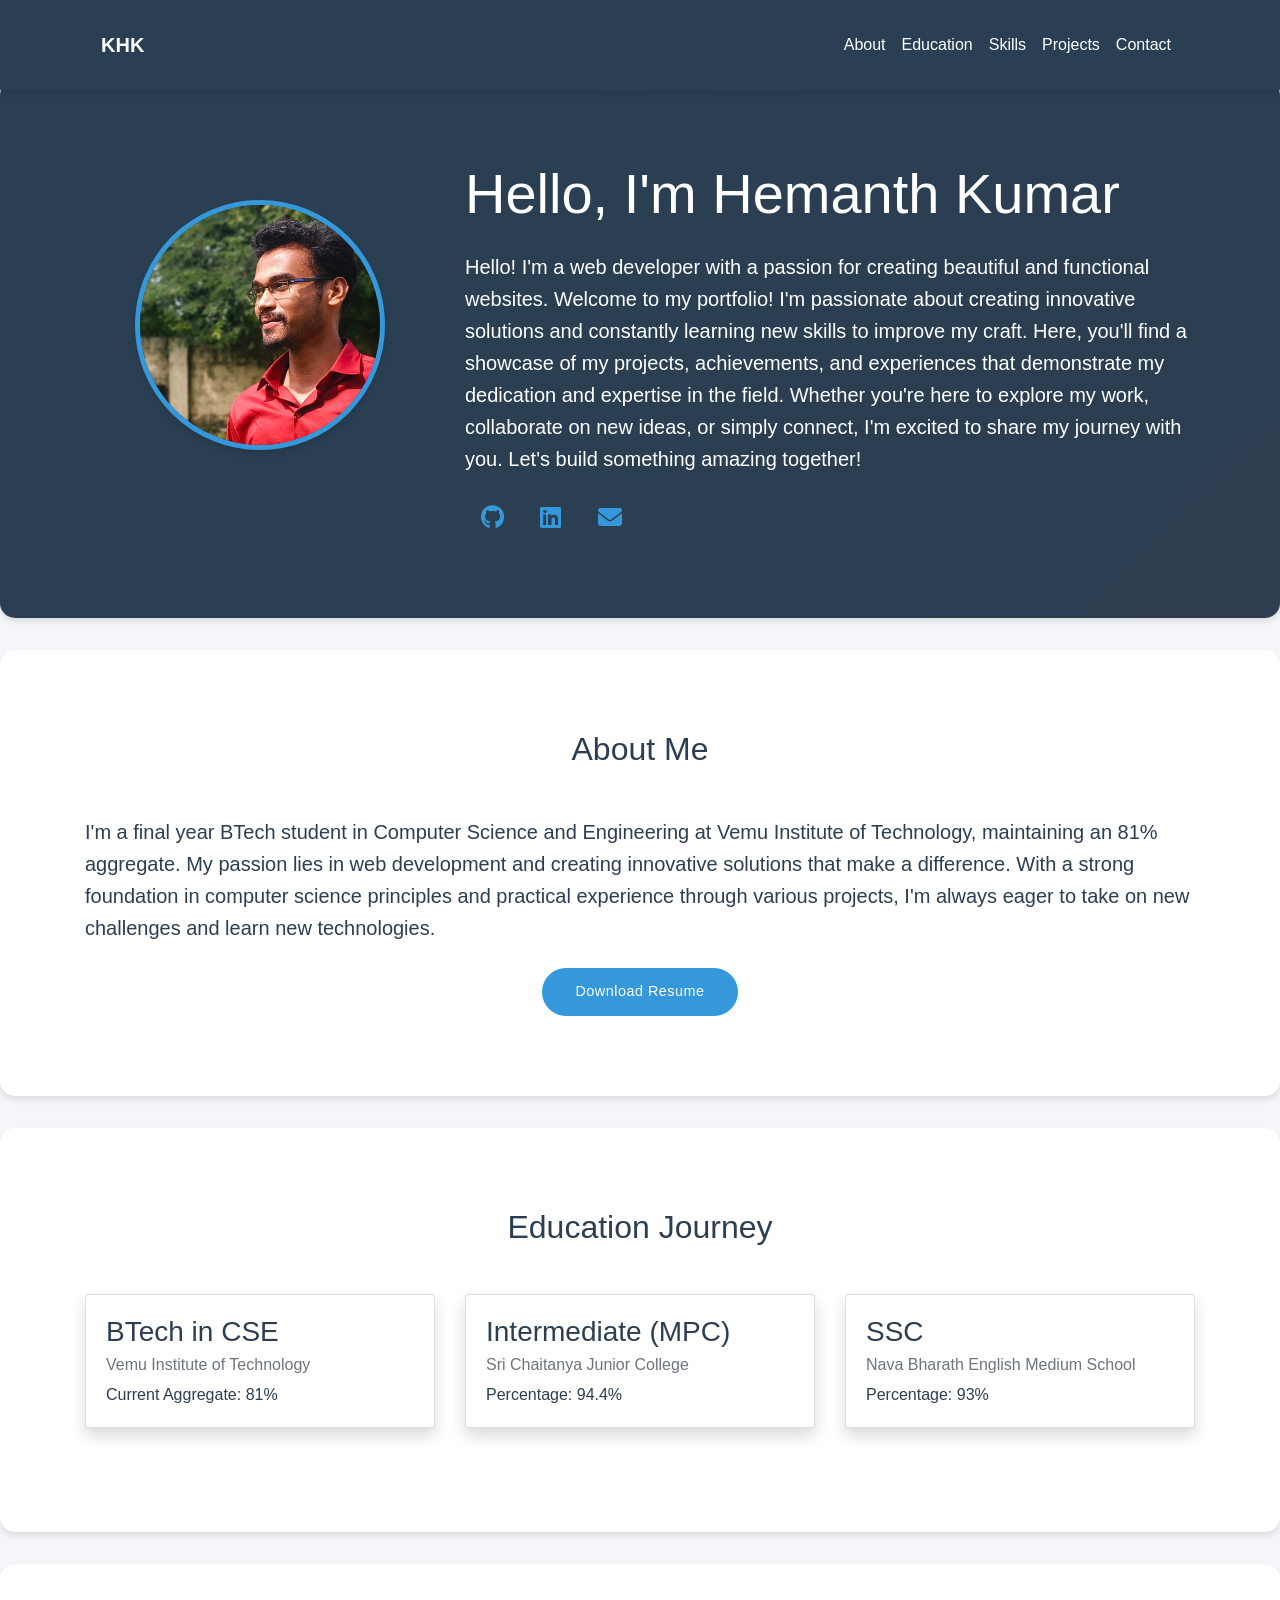
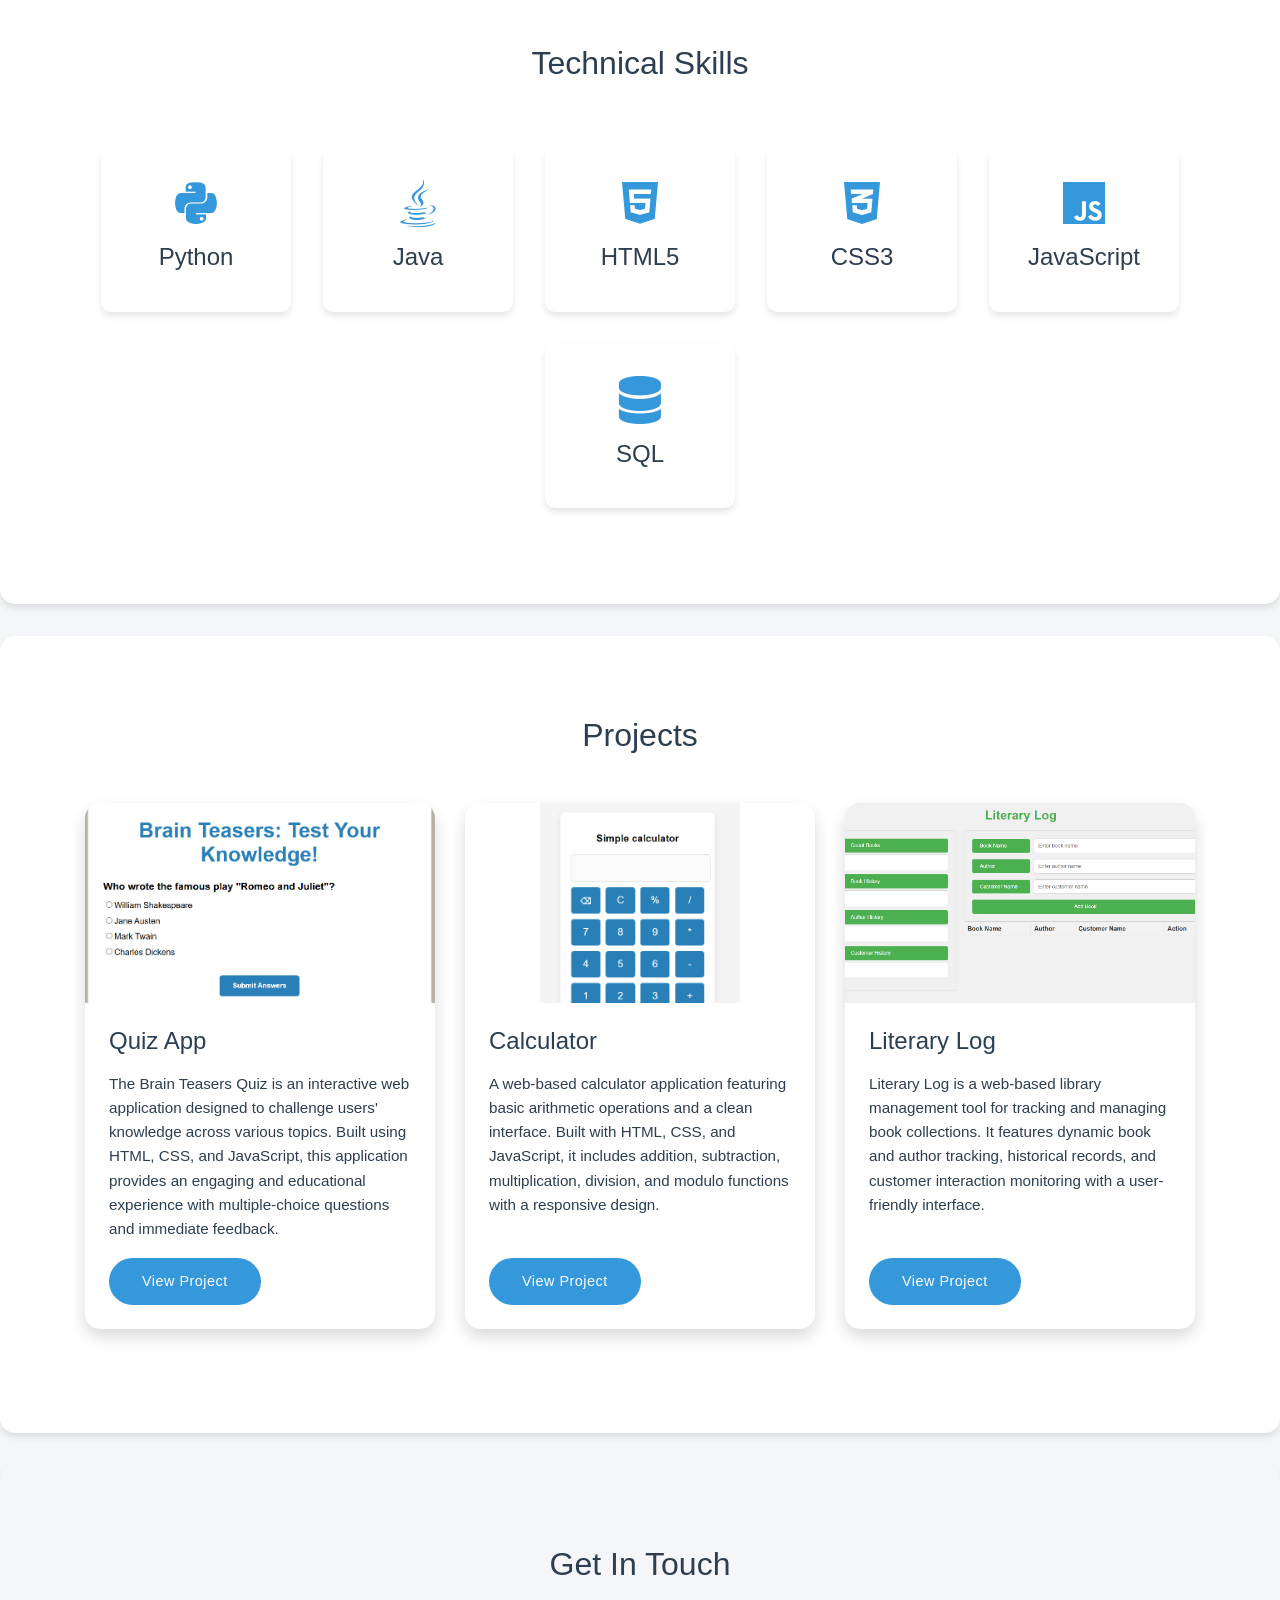
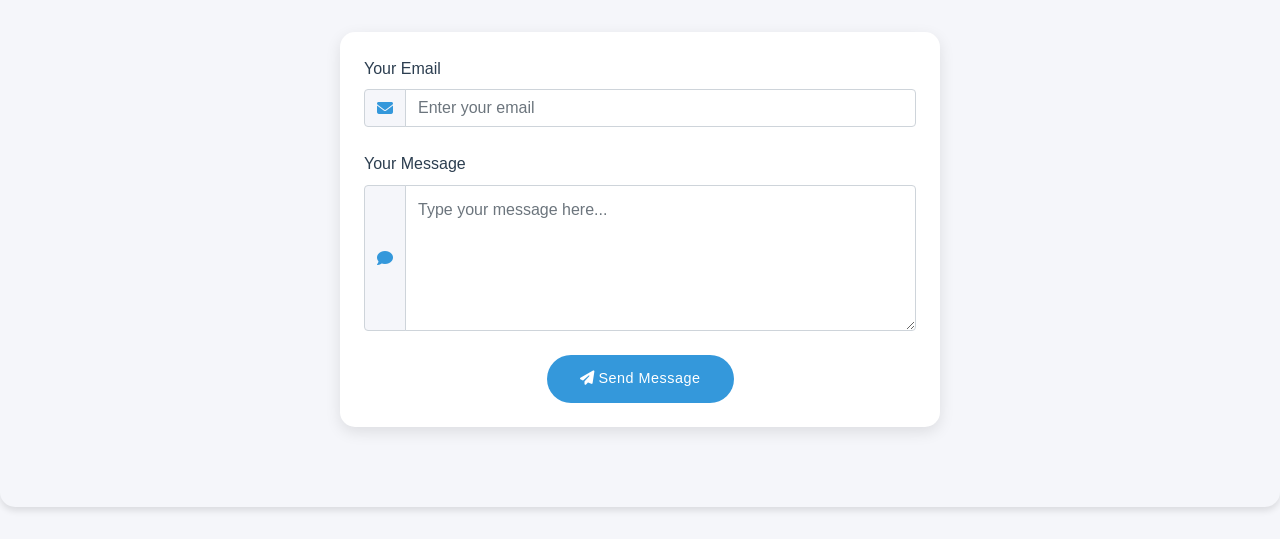
<file: index.html>
<!DOCTYPE html>
<html lang="en">
<head>
    <meta charset="UTF-8">
    <meta name="viewport" content="width=device-width, initial-scale=1.0">
    <title>Hemanth Kumar - Portfolio</title>
    <link href="https://cdnjs.cloudflare.com/ajax/libs/font-awesome/6.4.2/css/all.min.css" rel="stylesheet">
    <link href="https://stackpath.bootstrapcdn.com/bootstrap/4.5.2/css/bootstrap.min.css" rel="stylesheet">
    <link rel="stylesheet" href="style.css">

</head>
<body>
    <header>
        <div class="container">
            <nav class="navbar navbar-expand-lg navbar-dark">
                <a class="navbar-brand font-weight-bold" href="#">KHK</a>
                <button class="navbar-toggler" type="button" data-toggle="collapse" data-target="#navbarNav">
                    <span class="navbar-toggler-icon"></span>
                </button>
                <div class="collapse navbar-collapse" id="navbarNav">
                    <ul class="navbar-nav ml-auto">
                        <li class="nav-item"><a class="nav-link" href="#about">About</a></li>
                        <li class="nav-item"><a class="nav-link" href="#education">Education</a></li>
                        <li class="nav-item"><a class="nav-link" href="#skills">Skills</a></li>
                        <li class="nav-item"><a class="nav-link" href="#projects">Projects</a></li>
                        <li class="nav-item"><a class="nav-link" href="#contact">Contact</a></li>
                    </ul>
                </div>
            </nav>
        </div>
    </header>

    <section class="intro-section animate-fade-in">
        <div class="container">
            <div class="row align-items-center">
                <div class="col-md-4 text-center">
                    <img src="asserts\myimg.jpg" alt="Profile" class="profile-image mb-5">
                </div>
                <div class="col-md-8">
                    <h1 class="display-4 mb-4">Hello, I'm Hemanth Kumar</h1>
                    <p class="lead">Hello! I'm a web developer with a passion for creating beautiful and functional websites.
                        Welcome to my portfolio! I'm passionate about creating innovative solutions and constantly learning new skills to improve my craft. 
                        Here, you'll find a showcase of my projects, achievements, and experiences that demonstrate my dedication and expertise in the field. 
                        Whether you're here to explore my work, collaborate on new ideas, or simply connect, 
                        I'm excited to share my journey with you. Let's build something amazing together!
                    </p>
                    <div class="social-icons mt-4">
                        <a href="https://github.com/KattamanchiHemanthKumar" target="_blank"><i class="fab fa-github"></i></a>
                        <a href="https://www.linkedin.com/in/kattamanchi-hemanth-kumar-ab0293270/" target="_blank"><i class="fab fa-linkedin"></i></a>
                        <a href="mailto:kattamanchihemanthkumar@gmail.com"><i class="fas fa-envelope"></i></a>
                    </div>
                </div>
            </div>
        </div>
    </section>

    <section id="about" class="animate-fade-in">
        <div class="container">
            <h2 class="text-center mb-5">About Me</h2>
            <div class="row">
                <div class="col-md-12">
                    <p class="lead">
                        I'm a final year BTech student in Computer Science and Engineering at Vemu Institute of Technology, 
                        maintaining an 81% aggregate. My passion lies in web development and creating innovative solutions 
                        that make a difference. With a strong foundation in computer science principles and practical 
                        experience through various projects, I'm always eager to take on new challenges and learn new technologies.
                    </p>
                    <div class="text-center mt-4">
                        <a href="asserts/214M1A3126 (5).pdf" target="_blank" class="btn btn-custom">Download Resume</a>
                    </div>
                </div>
            </div>
        </div>
    </section>

    <section id="education" class="animate-fade-in">
        <div class="container">
            <h2 class="text-center mb-5">Education Journey</h2>
            <div class="row">
                <div class="col-md-4 mb-4">
                    <div class="card h-100 shadow">
                        <div class="card-body">
                            <h3 class="card-title">BTech in CSE</h3>
                            <!-- <p>I'm currently in my 4th year of pursuing a BTech in Computer Science and Engineering at Vemu Institute of Technology, 
                            where I've maintained an impressive 81% aggregate. Throughout my academic journey, I've delved into various core subjects, 
                            honing my technical skills and deepening my understanding of computer science principles. 
                            My education has not only equipped me with theoretical knowledge but also provided ample opportunities for practical 
                            application through projects and internships. I am continually driven by a passion for learning and innovation, 
                            which I bring to every academic and extracurricular endeavor.</p> -->
                            <h6 class="card-subtitle mb-2 text-muted">Vemu Institute of Technology</h6>
                            <p class="card-text">Current Aggregate: 81%</p>
                        </div>
                    </div>
                </div>
                <div class="col-md-4 mb-4">
                    <div class="card h-100 shadow">
                        <div class="card-body">

                            <h3 class="card-title">Intermediate (MPC)</h3>
                            <!-- <p>I completed my intermediate studies in MPC with an impressive 94.4% at Sri Chaitanya Junior College, 
                                spanning from 2019 to 2021. This period laid a solid foundation in Mathematics, Physics, and Chemistry, 
                                thoroughly preparing me for further studies in engineering.
    
                            </p> -->
                            <h6 class="card-subtitle mb-2 text-muted">Sri Chaitanya Junior College</h6>
                            <p class="card-text">Percentage: 94.4%</p>
                        </div>
                    </div>
                </div>
                <div class="col-md-4 mb-4">
                    <div class="card h-100 shadow">
                        <div class="card-body">
                            <h3 class="card-title">SSC</h3>
                            <!-- <p>
                                I completed my SSC at Nava Bharath English Medium School with a commendable 93% in 2019. 
                                This achievement laid a strong academic foundation and set the stage for my subsequent educational pursuits.
    
                            </p> -->
                            <h6 class="card-subtitle mb-2 text-muted">Nava Bharath English Medium School</h6>
                            <p class="card-text">Percentage: 93%</p>
                        </div>
                    </div>
                </div>
            </div>
        </div>
    </section>

    <section id="skills" class="animate-fade-in">
        <div class="container">
            <h2 class="text-center mb-5">Technical Skills</h2>
            <div class="row justify-content-center">
                <div class="col-md-2 col-sm-4 skill">
                    <i class="fab fa-python fa-3x"></i>
                    <h4>Python</h4>
                </div>
                <div class="col-md-2 col-sm-4 skill">
                    <i class="fab fa-java fa-3x"></i>
                    <h4>Java</h4>
                </div>
                <div class="col-md-2 col-sm-4 skill">
                    <i class="fab fa-html5 fa-3x"></i>
                    <h4>HTML5</h4>
                </div>
                <div class="col-md-2 col-sm-4 skill">
                    <i class="fab fa-css3-alt fa-3x"></i>
                    <h4>CSS3</h4>
                </div>
                <div class="col-md-2 col-sm-4 skill">
                    <i class="fab fa-js fa-3x"></i>
                    <h4>JavaScript</h4>
                </div>
                <div class="col-md-2 col-sm-4 skill">
                    <i class="fas fa-database fa-3x"></i>
                    <h4>SQL</h4>
                </div>
            </div>
        </div>
    </section>

    <section id="projects" class="animate-fade-in">
        <div class="container">
            <h2 class="text-center mb-5">Projects</h2>
            <div class="row">
                <div class="col-md-4 mb-4">
                    <div class="project shadow h-100">
                        <div style="height: 200px; overflow: hidden;">
                            <img src="asserts/quiz.png" alt="Quiz App"  style="width: 100%; height: 100%; object-fit: cover;">
                        </div>
                        <div class="card-body d-flex flex-column">
                            <h3 class="mb-3">Quiz App</h3>
                            <p class="flex-grow-1">
                                The Brain Teasers Quiz is an interactive web application designed to challenge users' knowledge 
                                across various topics. Built using HTML, CSS, and JavaScript, this application provides an 
                                engaging and educational experience with multiple-choice questions and immediate feedback.
                            </p>
                            <div class="mt-auto">
                                <a href="https://kattamanchihemanthkumar.github.io/Quiz/" class="btn btn-custom" target="_blank">View Project</a>
                            </div>
                        </div>
                    </div>
                </div>
                <div class="col-md-4 mb-4">
                    <div class="project shadow h-100">
                        <div style="height: 200px; overflow: hidden;">
                            <center>
                                <img src="asserts/calculator.png" alt="Calculator" width="300px" style="width: 200px; object-fit: cover;">
                            </center>
                        </div>
                        <div class="card-body d-flex flex-column">
                            <h3 class="mb-3">Calculator</h3>
                            <p class="flex-grow-1">
                                A web-based calculator application featuring basic arithmetic operations and a clean interface. 
                                Built with HTML, CSS, and JavaScript, it includes addition, subtraction, multiplication, 
                                division, and modulo functions with a responsive design.
                            </p>
                            <div class="mt-auto">
                                <a href="https://kattamanchihemanthkumar.github.io/Calculator/" class="btn btn-custom" target="_blank">View Project</a>
                            </div>
                        </div>
                    </div>
                </div>
                <div class="col-md-4 mb-4">
                    <div class="project shadow h-100">
                        <div style="height: 200px; overflow: hidden;">
                            <img src="asserts/LiteraryLog.png" alt="Literary Log" style="width: 100%; height: 100%; object-fit: cover;">
                        </div>
                        <div class="card-body d-flex flex-column">
                            <h3 class="mb-3">Literary Log</h3>
                            <p class="flex-grow-1">
                                Literary Log is a web-based library management tool for tracking and managing book collections. 
                                It features dynamic book and author tracking, historical records, and customer interaction monitoring 
                                with a user-friendly interface.
                            </p>
                            <div class="mt-auto">
                                <a href="https://kattamanchihemanthkumar.github.io/Literary-Log/" class="btn btn-custom" target="_blank">View Project</a>
                            </div>
                        </div>
                    </div>
                </div>
            </div>
        </div>
    </section>

    <section id="contact" class="animate-fade-in">
        <div class="container">
            <h2 class="text-center mb-5">Get In Touch</h2>
            <div class="row justify-content-center">
                <div class="col-md-8">
                    <div class="contact-form p-4">
                        <form action="https://formspree.io/f/mdkoaqve" method="POST" class="needs-validation">
                            <div class="form-group mb-4">
                                <label for="email" class="form-label">Your Email</label>
                                <div class="input-group">
                                    <div class="input-group-prepend">
                                        <span class="input-group-text">
                                            <i class="fas fa-envelope"></i>
                                        </span>
                                    </div>
                                    <input 
                                        type="email" 
                                        class="form-control" 
                                        id="email" 
                                        name="email" 
                                        placeholder="Enter your email"
                                        required
                                    >
                                </div>
                            </div>
                            <div class="form-group mb-4">
                                <label for="message" class="form-label">Your Message</label>
                                <div class="input-group">
                                    <div class="input-group-prepend">
                                        <span class="input-group-text">
                                            <i class="fas fa-comment"></i>
                                        </span>
                                    </div>
                                    <textarea 
                                        class="form-control" 
                                        id="message" 
                                        name="message" 
                                        rows="5" 
                                        placeholder="Type your message here..."
                                        required
                                    ></textarea>
                                </div>
                            </div>
                            <div class="text-center">
                                <button type="submit" class="btn btn-custom">
                                    <i class="fas fa-paper-plane me-2"></i> Send Message
                                </button>
                            </div>
                        </form>
                    </div>
                </div>
            </div>
        </div>
    </section>
    <!-- <script src="script.js"></script> -->
    <script src="https://cdnjs.cloudflare.com/ajax/libs/jquery/3.5.1/jquery.min.js"></script>
    <script src="https://cdnjs.cloudflare.com/ajax/libs/popper.js/1.16.1/umd/popper.min.js"></script>
    <script src="https://cdnjs.cloudflare.com/ajax/libs/twitter-bootstrap/4.5.2/js/bootstrap.min.js"></script>
</body>
</html>
</file>
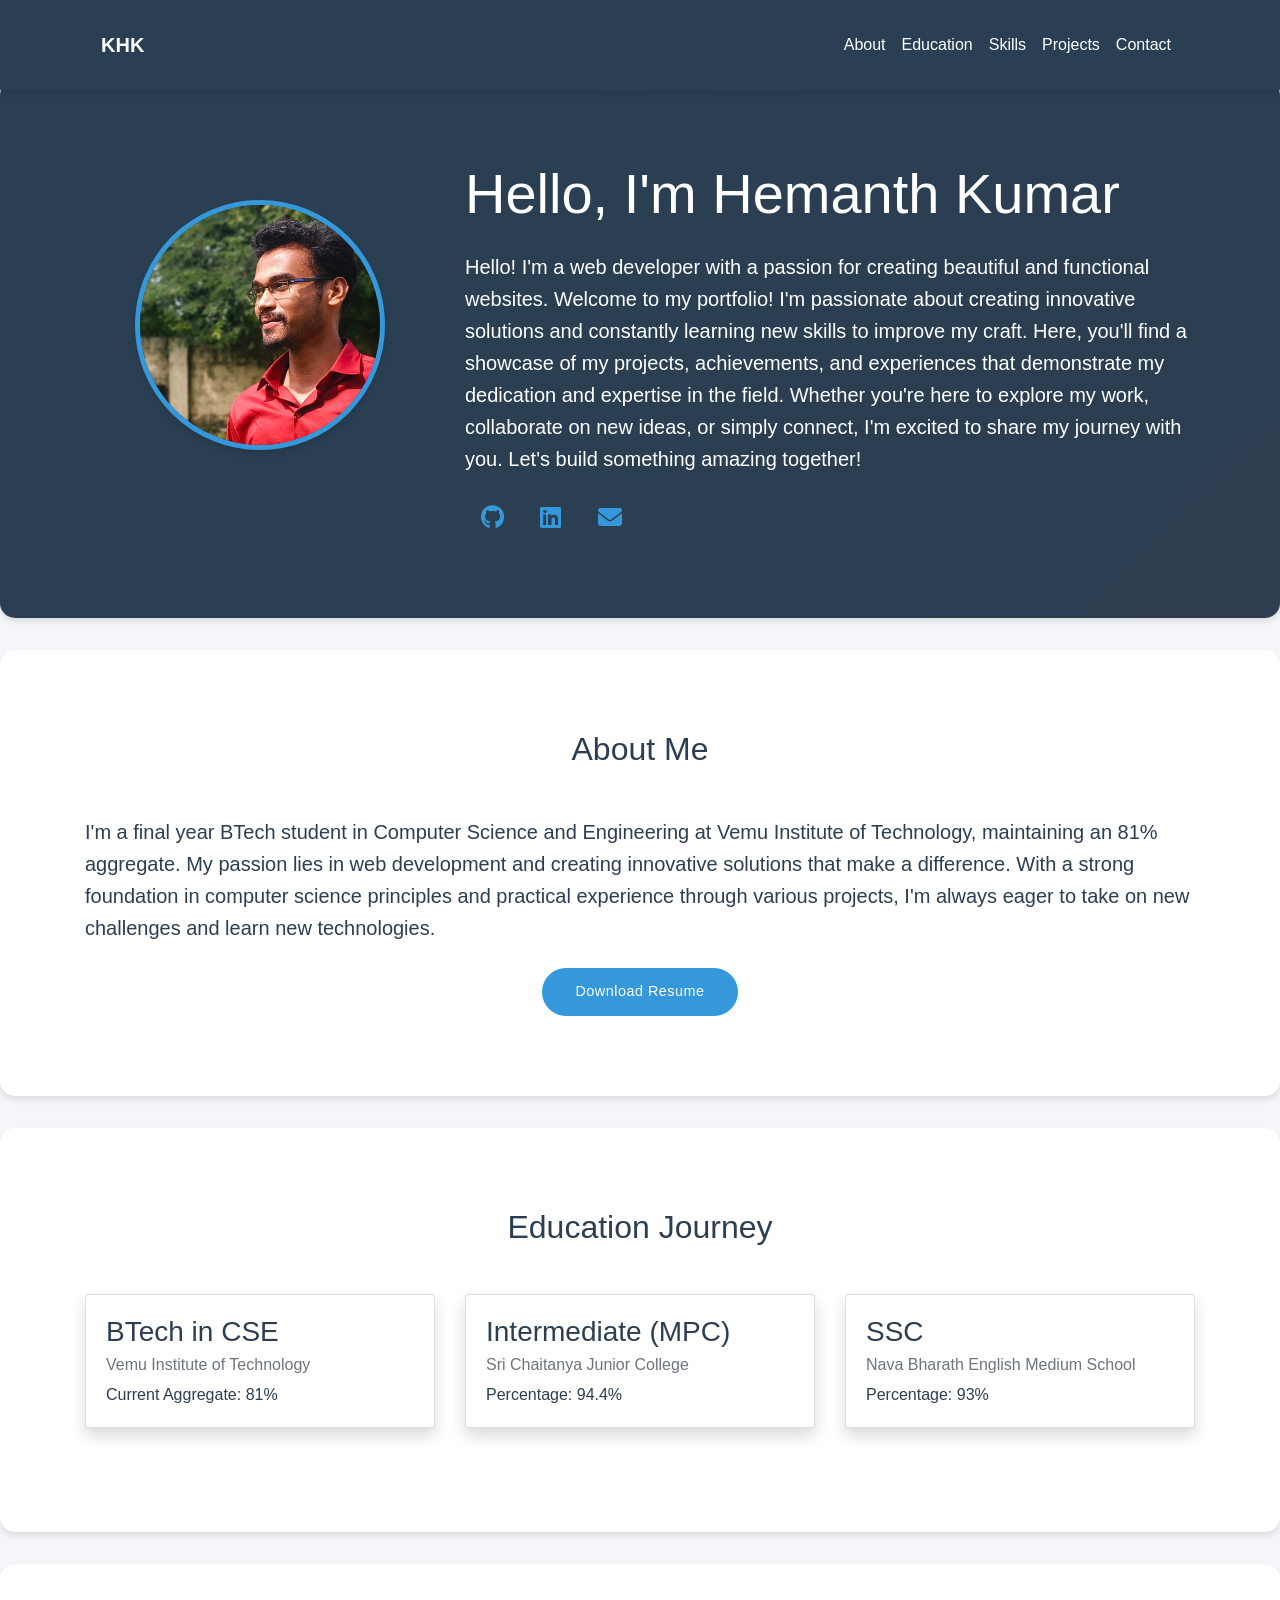
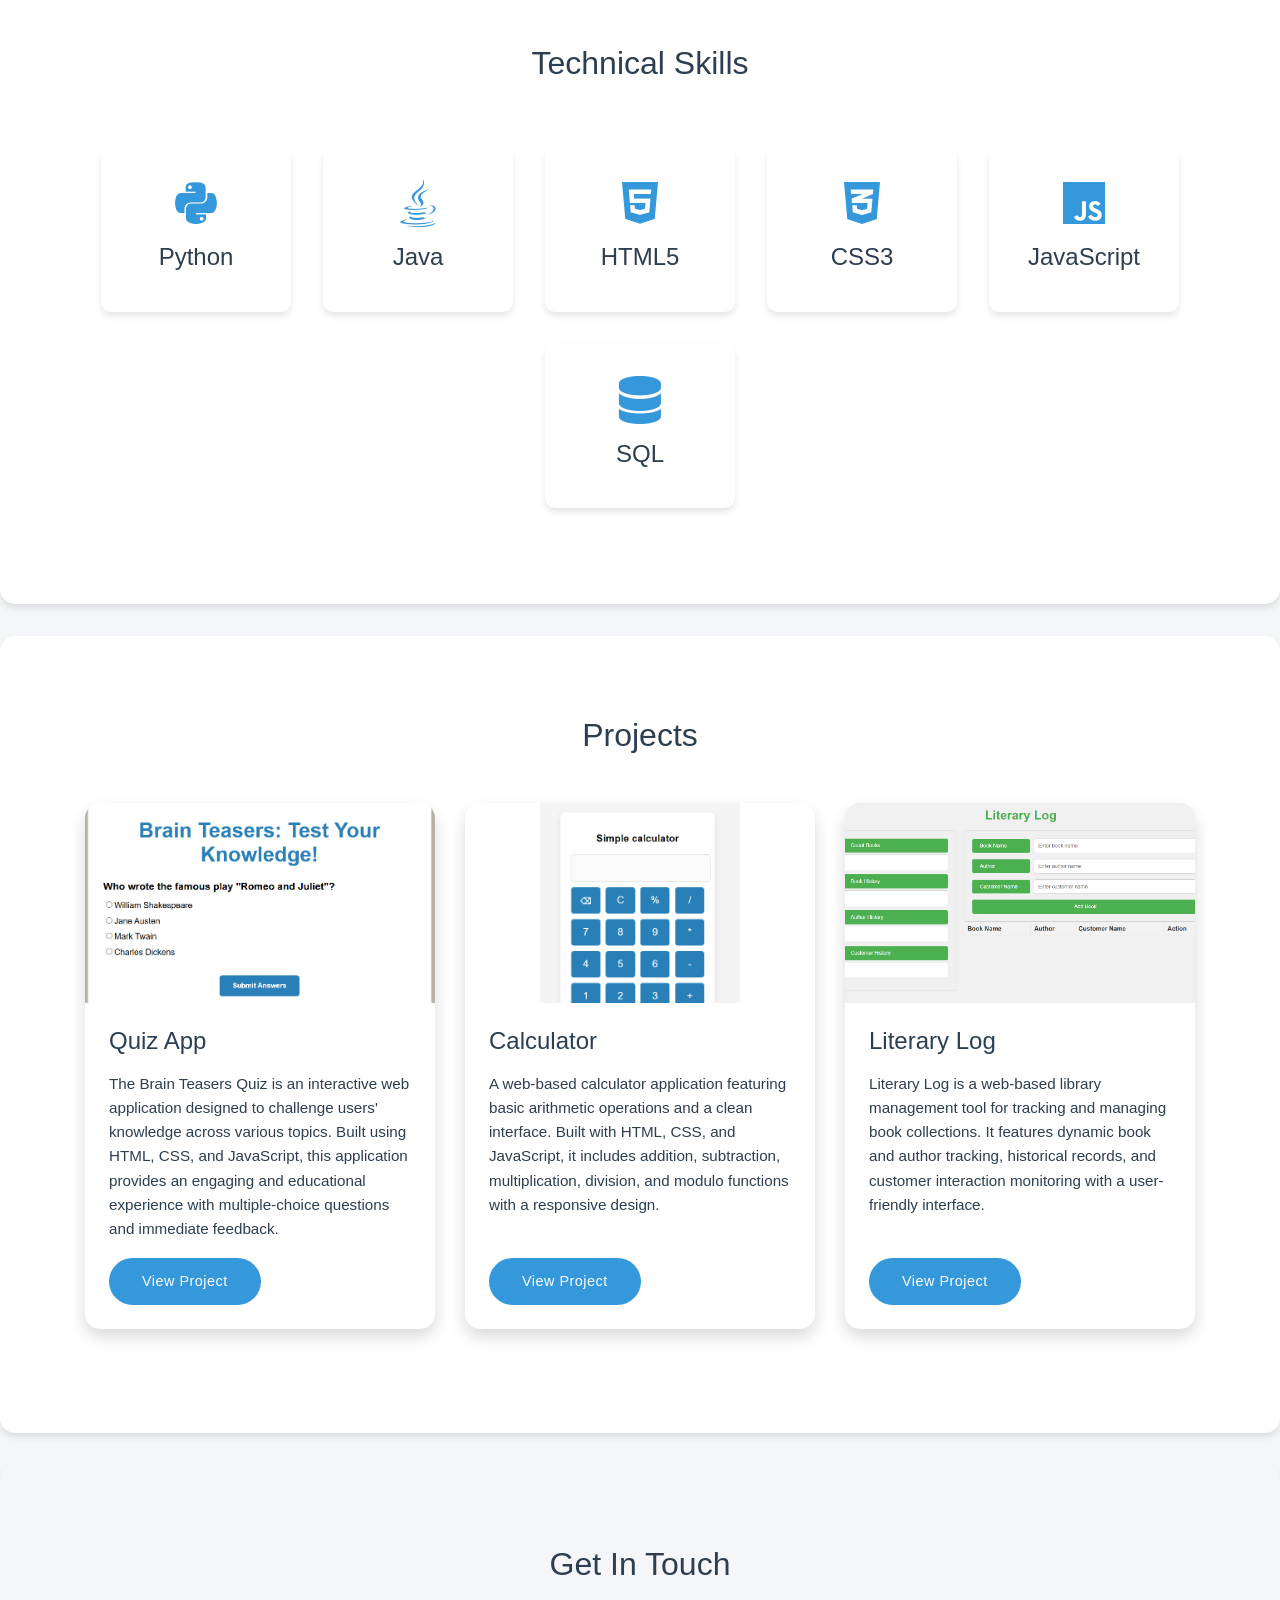
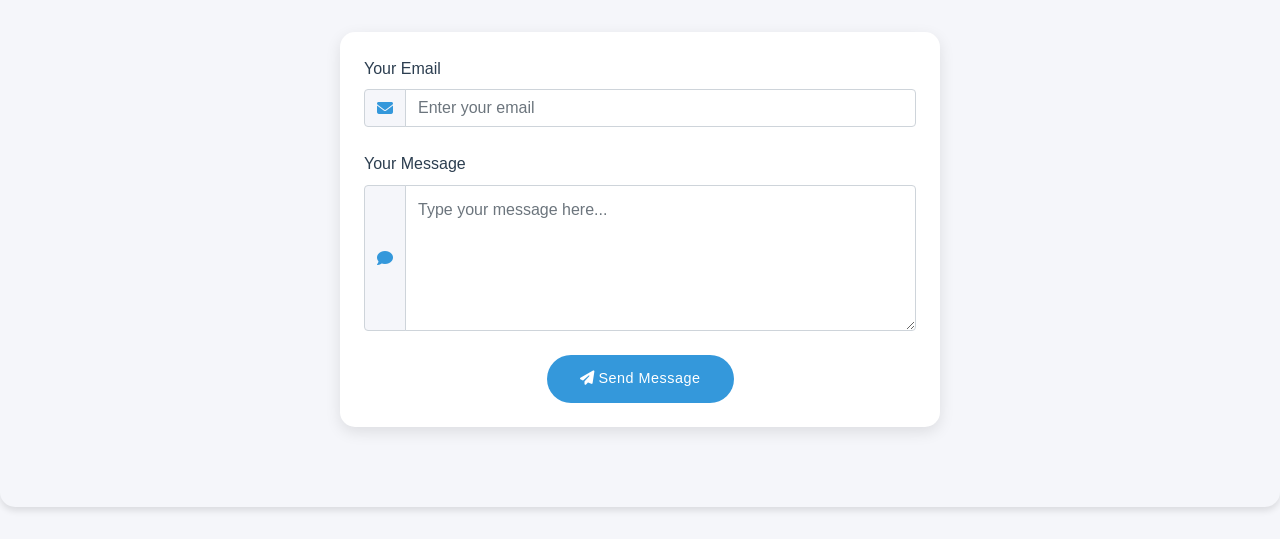
<file: first.html>
<!DOCTYPE html>
<html lang="en">
<head>
    <meta charset="UTF-8">
    <meta name="viewport" content="width=device-width, initial-scale=1.0">
    <title>Hemanth Kumar - Portfolio</title>
    <link href="https://cdnjs.cloudflare.com/ajax/libs/font-awesome/6.4.2/css/all.min.css" rel="stylesheet">
    <link href="https://stackpath.bootstrapcdn.com/bootstrap/4.5.2/css/bootstrap.min.css" rel="stylesheet">
    <link rel="stylesheet" href="style.css">

</head>
<body>
    <header>
        <div class="container">
            <nav class="navbar navbar-expand-lg navbar-dark">
                <a class="navbar-brand font-weight-bold" href="#">KHK</a>
                <button class="navbar-toggler" type="button" data-toggle="collapse" data-target="#navbarNav">
                    <span class="navbar-toggler-icon"></span>
                </button>
                <div class="collapse navbar-collapse" id="navbarNav">
                    <ul class="navbar-nav ml-auto">
                        <li class="nav-item"><a class="nav-link" href="#about">About</a></li>
                        <li class="nav-item"><a class="nav-link" href="#education">Education</a></li>
                        <li class="nav-item"><a class="nav-link" href="#skills">Skills</a></li>
                        <li class="nav-item"><a class="nav-link" href="#projects">Projects</a></li>
                        <li class="nav-item"><a class="nav-link" href="#contact">Contact</a></li>
                    </ul>
                </div>
            </nav>
        </div>
    </header>

    <section class="intro-section animate-fade-in">
        <div class="container">
            <div class="row align-items-center">
                <div class="col-md-4 text-center">
                    <img src="asserts\myimg.jpg" alt="Profile" class="profile-image mb-5">
                </div>
                <div class="col-md-8">
                    <h1 class="display-4 mb-4">Hello, I'm Hemanth Kumar</h1>
                    <p class="lead">Hello! I'm a web developer with a passion for creating beautiful and functional websites.
                        Welcome to my portfolio! I'm passionate about creating innovative solutions and constantly learning new skills to improve my craft. 
                        Here, you'll find a showcase of my projects, achievements, and experiences that demonstrate my dedication and expertise in the field. 
                        Whether you're here to explore my work, collaborate on new ideas, or simply connect, 
                        I'm excited to share my journey with you. Let's build something amazing together!
                    </p>
                    <div class="social-icons mt-4">
                        <a href="https://github.com/KattamanchiHemanthKumar" target="_blank"><i class="fab fa-github"></i></a>
                        <a href="https://www.linkedin.com/in/kattamanchi-hemanth-kumar-ab0293270/" target="_blank"><i class="fab fa-linkedin"></i></a>
                        <a href="mailto:kattamanchihemanthkumar@gmail.com"><i class="fas fa-envelope"></i></a>
                    </div>
                </div>
            </div>
        </div>
    </section>

    <section id="about" class="animate-fade-in">
        <div class="container">
            <h2 class="text-center mb-5">About Me</h2>
            <div class="row">
                <div class="col-md-12">
                    <p class="lead">
                        I'm a final year BTech student in Computer Science and Engineering at Vemu Institute of Technology, 
                        maintaining an 81% aggregate. My passion lies in web development and creating innovative solutions 
                        that make a difference. With a strong foundation in computer science principles and practical 
                        experience through various projects, I'm always eager to take on new challenges and learn new technologies.
                    </p>
                    <div class="text-center mt-4">
                        <a href="asserts/214M1A3126 (5).pdf" target="_blank" class="btn btn-custom">Download Resume</a>
                    </div>
                </div>
            </div>
        </div>
    </section>

    <section id="education" class="animate-fade-in">
        <div class="container">
            <h2 class="text-center mb-5">Education Journey</h2>
            <div class="row">
                <div class="col-md-4 mb-4">
                    <div class="card h-100 shadow">
                        <div class="card-body">
                            <h3 class="card-title">BTech in CSE</h3>
                            <!-- <p>I'm currently in my 4th year of pursuing a BTech in Computer Science and Engineering at Vemu Institute of Technology, 
                            where I've maintained an impressive 81% aggregate. Throughout my academic journey, I've delved into various core subjects, 
                            honing my technical skills and deepening my understanding of computer science principles. 
                            My education has not only equipped me with theoretical knowledge but also provided ample opportunities for practical 
                            application through projects and internships. I am continually driven by a passion for learning and innovation, 
                            which I bring to every academic and extracurricular endeavor.</p> -->
                            <h6 class="card-subtitle mb-2 text-muted">Vemu Institute of Technology</h6>
                            <p class="card-text">Current Aggregate: 81%</p>
                        </div>
                    </div>
                </div>
                <div class="col-md-4 mb-4">
                    <div class="card h-100 shadow">
                        <div class="card-body">

                            <h3 class="card-title">Intermediate (MPC)</h3>
                            <!-- <p>I completed my intermediate studies in MPC with an impressive 94.4% at Sri Chaitanya Junior College, 
                                spanning from 2019 to 2021. This period laid a solid foundation in Mathematics, Physics, and Chemistry, 
                                thoroughly preparing me for further studies in engineering.
    
                            </p> -->
                            <h6 class="card-subtitle mb-2 text-muted">Sri Chaitanya Junior College</h6>
                            <p class="card-text">Percentage: 94.4%</p>
                        </div>
                    </div>
                </div>
                <div class="col-md-4 mb-4">
                    <div class="card h-100 shadow">
                        <div class="card-body">
                            <h3 class="card-title">SSC</h3>
                            <!-- <p>
                                I completed my SSC at Nava Bharath English Medium School with a commendable 93% in 2019. 
                                This achievement laid a strong academic foundation and set the stage for my subsequent educational pursuits.
    
                            </p> -->
                            <h6 class="card-subtitle mb-2 text-muted">Nava Bharath English Medium School</h6>
                            <p class="card-text">Percentage: 93%</p>
                        </div>
                    </div>
                </div>
            </div>
        </div>
    </section>

    <section id="skills" class="animate-fade-in">
        <div class="container">
            <h2 class="text-center mb-5">Technical Skills</h2>
            <div class="row justify-content-center">
                <div class="col-md-2 col-sm-4 skill">
                    <i class="fab fa-python fa-3x"></i>
                    <h4>Python</h4>
                </div>
                <div class="col-md-2 col-sm-4 skill">
                    <i class="fab fa-java fa-3x"></i>
                    <h4>Java</h4>
                </div>
                <div class="col-md-2 col-sm-4 skill">
                    <i class="fab fa-html5 fa-3x"></i>
                    <h4>HTML5</h4>
                </div>
                <div class="col-md-2 col-sm-4 skill">
                    <i class="fab fa-css3-alt fa-3x"></i>
                    <h4>CSS3</h4>
                </div>
                <div class="col-md-2 col-sm-4 skill">
                    <i class="fab fa-js fa-3x"></i>
                    <h4>JavaScript</h4>
                </div>
                <div class="col-md-2 col-sm-4 skill">
                    <i class="fas fa-database fa-3x"></i>
                    <h4>SQL</h4>
                </div>
            </div>
        </div>
    </section>

    <section id="projects" class="animate-fade-in">
        <div class="container">
            <h2 class="text-center mb-5">Projects</h2>
            <div class="row">
                <div class="col-md-4 mb-4">
                    <div class="project shadow h-100">
                        <div style="height: 200px; overflow: hidden;">
                            <img src="asserts/quiz.png" alt="Quiz App"  style="width: 100%; height: 100%; object-fit: cover;">
                        </div>
                        <div class="card-body d-flex flex-column">
                            <h3 class="mb-3">Quiz App</h3>
                            <p class="flex-grow-1">
                                The Brain Teasers Quiz is an interactive web application designed to challenge users' knowledge 
                                across various topics. Built using HTML, CSS, and JavaScript, this application provides an 
                                engaging and educational experience with multiple-choice questions and immediate feedback.
                            </p>
                            <div class="mt-auto">
                                <a href="https://kattamanchihemanthkumar.github.io/Quiz/" class="btn btn-custom" target="_blank">View Project</a>
                            </div>
                        </div>
                    </div>
                </div>
                <div class="col-md-4 mb-4">
                    <div class="project shadow h-100">
                        <div style="height: 200px; overflow: hidden;">
                            <center>
                                <img src="asserts/calculator.png" alt="Calculator" width="300px" style="width: 200px; object-fit: cover;">
                            </center>
                        </div>
                        <div class="card-body d-flex flex-column">
                            <h3 class="mb-3">Calculator</h3>
                            <p class="flex-grow-1">
                                A web-based calculator application featuring basic arithmetic operations and a clean interface. 
                                Built with HTML, CSS, and JavaScript, it includes addition, subtraction, multiplication, 
                                division, and modulo functions with a responsive design.
                            </p>
                            <div class="mt-auto">
                                <a href="https://kattamanchihemanthkumar.github.io/Calculator/" class="btn btn-custom" target="_blank">View Project</a>
                            </div>
                        </div>
                    </div>
                </div>
                <div class="col-md-4 mb-4">
                    <div class="project shadow h-100">
                        <div style="height: 200px; overflow: hidden;">
                            <img src="asserts/LiteraryLog.png" alt="Literary Log" style="width: 100%; height: 100%; object-fit: cover;">
                        </div>
                        <div class="card-body d-flex flex-column">
                            <h3 class="mb-3">Literary Log</h3>
                            <p class="flex-grow-1">
                                Literary Log is a web-based library management tool for tracking and managing book collections. 
                                It features dynamic book and author tracking, historical records, and customer interaction monitoring 
                                with a user-friendly interface.
                            </p>
                            <div class="mt-auto">
                                <a href="https://kattamanchihemanthkumar.github.io/Literary-Log/" class="btn btn-custom" target="_blank">View Project</a>
                            </div>
                        </div>
                    </div>
                </div>
            </div>
        </div>
    </section>

    <section id="contact" class="animate-fade-in">
        <div class="container">
            <h2 class="text-center mb-5">Get In Touch</h2>
            <div class="row justify-content-center">
                <div class="col-md-8">
                    <div class="contact-form p-4">
                        <form action="https://formspree.io/f/mdkoaqve" method="POST" class="needs-validation">
                            <div class="form-group mb-4">
                                <label for="email" class="form-label">Your Email</label>
                                <div class="input-group">
                                    <div class="input-group-prepend">
                                        <span class="input-group-text">
                                            <i class="fas fa-envelope"></i>
                                        </span>
                                    </div>
                                    <input 
                                        type="email" 
                                        class="form-control" 
                                        id="email" 
                                        name="email" 
                                        placeholder="Enter your email"
                                        required
                                    >
                                </div>
                            </div>
                            <div class="form-group mb-4">
                                <label for="message" class="form-label">Your Message</label>
                                <div class="input-group">
                                    <div class="input-group-prepend">
                                        <span class="input-group-text">
                                            <i class="fas fa-comment"></i>
                                        </span>
                                    </div>
                                    <textarea 
                                        class="form-control" 
                                        id="message" 
                                        name="message" 
                                        rows="5" 
                                        placeholder="Type your message here..."
                                        required
                                    ></textarea>
                                </div>
                            </div>
                            <div class="text-center">
                                <button type="submit" class="btn btn-custom">
                                    <i class="fas fa-paper-plane me-2"></i> Send Message
                                </button>
                            </div>
                        </form>
                    </div>
                </div>
            </div>
        </div>
    </section>

    <script src="https://cdnjs.cloudflare.com/ajax/libs/jquery/3.5.1/jquery.min.js"></script>
    <script src="https://cdnjs.cloudflare.com/ajax/libs/popper.js/1.16.1/umd/popper.min.js"></script>
    <script src="https://cdnjs.cloudflare.com/ajax/libs/twitter-bootstrap/4.5.2/js/bootstrap.min.js"></script>
</body>
</html>
</file>
<file: style.css>
:root {
  --primary-color: #2A3F54;
  --secondary-color: #3498DB;
  --accent-color: #E74C3C;
  --light-bg: #F5F6FA;
  --dark-bg: #2C3E50;
  --text-light: #FFFFFF;
  --text-dark: #2C3E50;
  --shadow: 0 4px 6px rgba(0, 0, 0, 0.1);
}

body {
  font-family: 'Segoe UI', Tahoma, Geneva, Verdana, sans-serif;
  line-height: 1.6;
  color: var(--text-dark);
  background-color: var(--light-bg);
}

/* Header Styles */
header {
  background-color: var(--primary-color);
  padding: 1rem 0;
  position: fixed;
  width: 100%;
  top: 0;
  z-index: 1000;
  box-shadow: var(--shadow);
}

.nav-link {
  color: var(--text-light) !important;
  font-weight: 500;
  transition: color 0.3s ease;
}

.nav-link:hover {
  color: var(--secondary-color) !important;
}

/* Section Styles */
section {
  padding: 5rem 2rem;
  margin: 2rem 0;
  background: white;
  border-radius: 15px;
  box-shadow: var(--shadow);
}

.intro-section {
  margin-top: 80px;
  background: linear-gradient(135deg, var(--primary-color), var(--dark-bg));
  color: var(--text-light);
}

/* Project Cards
.project {
  transition: transform 0.3s ease;
  margin: 1rem;
  border: none;
  background: white;
  border-radius: 15px;
  overflow: hidden;
}

.project:hover {
  transform: translateY(-5px);
}

.project img {
  width: 100%;
  height: 250px;
  object-fit: cover;
  border-radius: 15px 15px 0 0;
} */

.project {
transition: transform 0.3s ease;
border: none;
background: white;
border-radius: 15px;
overflow: hidden;
display: flex;
flex-direction: column;
}

.project:hover {
transform: translateY(-5px);
}

.project .card-body {
padding: 1.5rem;
}

.project h3 {
font-size: 1.5rem;
margin-bottom: 1rem;
color: var(--primary-color);
}

.project p {
font-size: 0.95rem;
line-height: 1.6;
color: var(--text-dark);
margin-bottom: 1rem;
}

.btn-custom {
padding: 0.5rem 1.5rem;
font-size: 0.9rem;
}

/* Skills Section */
.skill {
  padding: 2rem;
  text-align: center;
  background: white;
  border-radius: 10px;
  transition: transform 0.3s ease;
  margin: 1rem;
  box-shadow: var(--shadow);
}

.skill:hover {
  transform: translateY(-5px);
}

.skill i {
  color: var(--secondary-color);
  margin-bottom: 1rem;
}

/* Contact Form */
.contact-form {
  max-width: 600px;
  margin: 0 auto;
  padding: 2rem;
  background: white;
  border-radius: 15px;
  box-shadow: var(--shadow);
}

.btn-custom {
  background-color: var(--secondary-color);
  color: var(--text-light);
  padding: 0.8rem 2rem;
  border-radius: 25px;
  transition: transform 0.3s ease;
}

.btn-custom:hover {
  transform: translateY(-2px);
  background-color: var(--primary-color);
}

/* Social Icons */
.social-icons a {
  font-size: 1.5rem;
  margin: 0 1rem;
  color: var(--secondary-color);
  transition: color 0.3s ease;
}

.social-icons a:hover {
  color: var(--accent-color);
}

/* Profile Image */
.profile-image {
  width: 250px;
  height: 250px;
  border-radius: 50%;
  object-fit: cover;
  border: 5px solid var(--secondary-color);
  box-shadow: var(--shadow);
}


/* Contact Section Styles */
#contact {
  background-color: var(--light-bg);
}

.contact-form, .contact-info {
  background: white;
  border-radius: 15px;
  box-shadow: 0 5px 15px rgba(0, 0, 0, 0.1);
}

.contact-info {
  height: 100%;
}

.contact-item {
  display: flex;
  align-items: flex-start;
  gap: 1rem;
}

.contact-item i {
  font-size: 1.5rem;
  color: var(--secondary-color);
  width: 30px;
  text-align: center;
}

.contact-text h4 {
  font-size: 1.1rem;
  margin-bottom: 0.5rem;
  color: var(--primary-color);
}

.contact-text p, .contact-text a {
  color: var(--text-dark);
  font-size: 0.95rem;
}

.social-links {
  text-align: center;
}

.social-icon {
  display: inline-flex;
  align-items: center;
  justify-content: center;
  width: 40px;
  height: 40px;
  border-radius: 50%;
  background-color: var(--light-bg);
  color: var(--secondary-color);
  margin: 0 0.5rem;
  transition: all 0.3s ease;
}

.social-icon:hover {
  background-color: var(--secondary-color);
  color: white;
  transform: translateY(-3px);
}

.input-group-text {
  background-color: var(--light-bg);
  border: 1px solid #ced4da;
  color: var(--secondary-color);
}

.form-control {
  border: 1px solid #ced4da;
  padding: 0.75rem;
}

.form-control:focus {
  border-color: var(--secondary-color);
  box-shadow: 0 0 0 0.2rem rgba(52, 152, 219, 0.25);
}

.btn-custom {
  padding: 0.75rem 2rem;
  font-weight: 500;
  letter-spacing: 0.5px;
}

.error-message {
  display: none;
  margin-top: 0.25rem;
}


/* Animation */
@keyframes fadeIn {
  from { opacity: 0; transform: translateY(20px); }
  to { opacity: 1; transform: translateY(0); }
}

.animate-fade-in {
  animation: fadeIn 1s ease-out;
}
</file>
